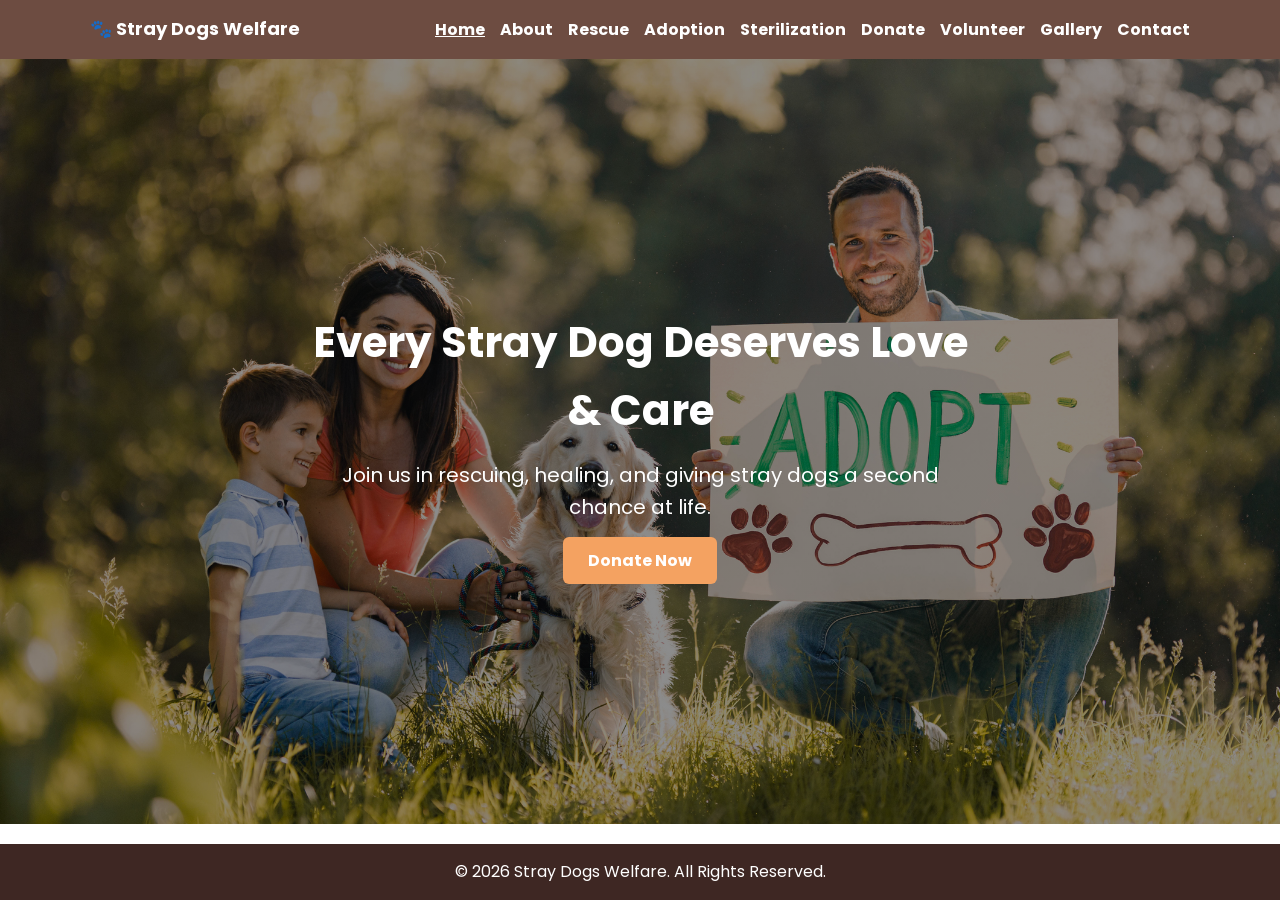
<file: index.html>
<!DOCTYPE html>
<html lang="en">
<head>
    <meta charset="UTF-8">
    <meta name="viewport" content="width=device-width, initial-scale=1.0">
    <title>Stray Dogs Welfare</title>
    <meta name="description" content="Stray Dogs Welfare is dedicated to rescuing, treating, and rehoming stray dogs with compassion and care.">
    <link href="https://fonts.googleapis.com/css2?family=Poppins:wght@300;400;600&display=swap" rel="stylesheet">
    <!-- CSS -->
    <link rel="stylesheet" href="css/style.css">
</head>
<body>

    <!-- HEADER / NAVBAR -->
    <header>
        <nav class="navbar">
            <div class="logo">🐾 Stray Dogs Welfare</div>
            <ul class="nav-links">
                <li><a href="index.html" class="active">Home</a></li>
                <li><a href="pages/about.html">About</a></li>
                <li><a href="pages/rescue.html">Rescue</a></li>
                <li><a href="pages/adoption.html">Adoption</a></li>
                <li><a href="pages/sterilization.html">Sterilization</a></li>
                <li><a href="pages/donate.html">Donate</a></li>
                <li><a href="pages/volunteer.html">Volunteer</a></li>
                <li><a href="pages/gallery.html">Gallery</a></li>
                <li><a href="pages/contact.html">Contact</a></li>
            </ul>
        </nav>
    </header>

    <!-- MAIN CONTENT -->
    <main>
<section class="hero hero-image">
    <div class="hero-content">
        <h1 class="fade-in">Every Stray Dog Deserves Love & Care</h1>
        <p class="fade-in delay">
            Join us in rescuing, healing, and giving stray dogs a second chance at life.
        </p>
        <a href="pages/donate.html" class="btn fade-in delay-more">Donate Now</a>
    </div>
</section>
    </main>

    <!-- FOOTER -->
    <footer>
        <p>© 2026 Stray Dogs Welfare. All Rights Reserved.</p>
    </footer>

    <!-- JS -->
    <script src="js/script.js"></script>
</body>
</html>
</file>
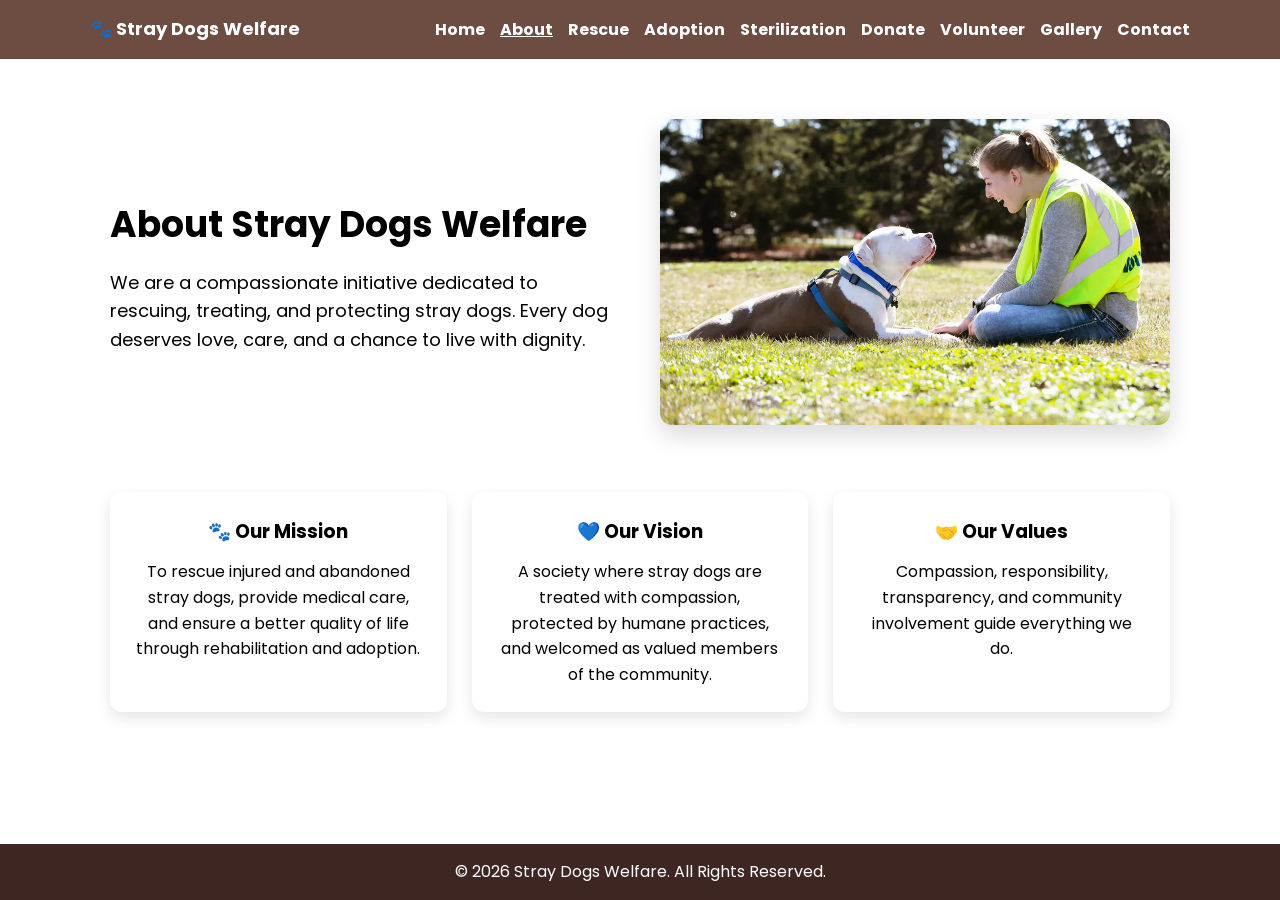
<file: pages/about.html>
<!DOCTYPE html>
<html lang="en">
<head>
    <meta charset="UTF-8">
    <meta name="viewport" content="width=device-width, initial-scale=1.0">
    <title>About Us | Stray Dogs Welfare</title>
    <meta name="description" content="Learn about Stray Dogs Welfare, our mission, vision, and commitment to protecting and caring for stray dogs.">

    <!-- CSS -->
    <link rel="stylesheet" href="../css/style.css">

    <!-- Google Font -->
    <link href="https://fonts.googleapis.com/css2?family=Poppins:wght@300;400;600&display=swap" rel="stylesheet">
</head>
<body>

    <!-- HEADER / NAVBAR -->
    <header>
        <nav class="navbar">
            <div class="logo">🐾 Stray Dogs Welfare</div>
            <ul class="nav-links">
                <li><a href="../index.html">Home</a></li>
                <li><a href="about.html" class="active">About</a></li>
                <li><a href="rescue.html">Rescue</a></li>
                <li><a href="adoption.html">Adoption</a></li>
                <li><a href="sterilization.html">Sterilization</a></li>
                <li><a href="donate.html">Donate</a></li>
                <li><a href="volunteer.html">Volunteer</a></li>
                <li><a href="gallery.html">Gallery</a></li>
                <li><a href="contact.html">Contact</a></li>
            </ul>
        </nav>
    </header>

    <!-- MAIN CONTENT -->
<main class="about-page">

    <section class="about-hero">
        <div class="about-text fade-in">
            <h1>About Stray Dogs Welfare</h1>
            <p>
                We are a compassionate initiative dedicated to rescuing, treating, and protecting stray dogs.
                Every dog deserves love, care, and a chance to live with dignity.
            </p>
        </div>

        <div class="about-image fade-in delay">
            <img src="../images/about-dog.jpg" alt="Rescued dog with volunteer">
        </div>
    </section>

    <section class="about-cards">
        <div class="card fade-in">
            <h3>🐾 Our Mission</h3>
            <p>
                To rescue injured and abandoned stray dogs, provide medical care, and ensure a better quality of life
                through rehabilitation and adoption.
            </p>
        </div>

        <div class="card fade-in delay">
            <h3>💙 Our Vision</h3>
            <p>
                A society where stray dogs are treated with compassion, protected by humane practices, and
                welcomed as valued members of the community.
            </p>
        </div>

        <div class="card fade-in delay-more">
            <h3>🤝 Our Values</h3>
            <p>
                Compassion, responsibility, transparency, and community involvement guide everything we do.
            </p>
        </div>
    </section>

</main>


    <!-- FOOTER -->
    <footer>
        <p>© 2026 Stray Dogs Welfare. All Rights Reserved.</p>
    </footer>

<script src="../js/script.js"></script>
</body>
</html>
</file>
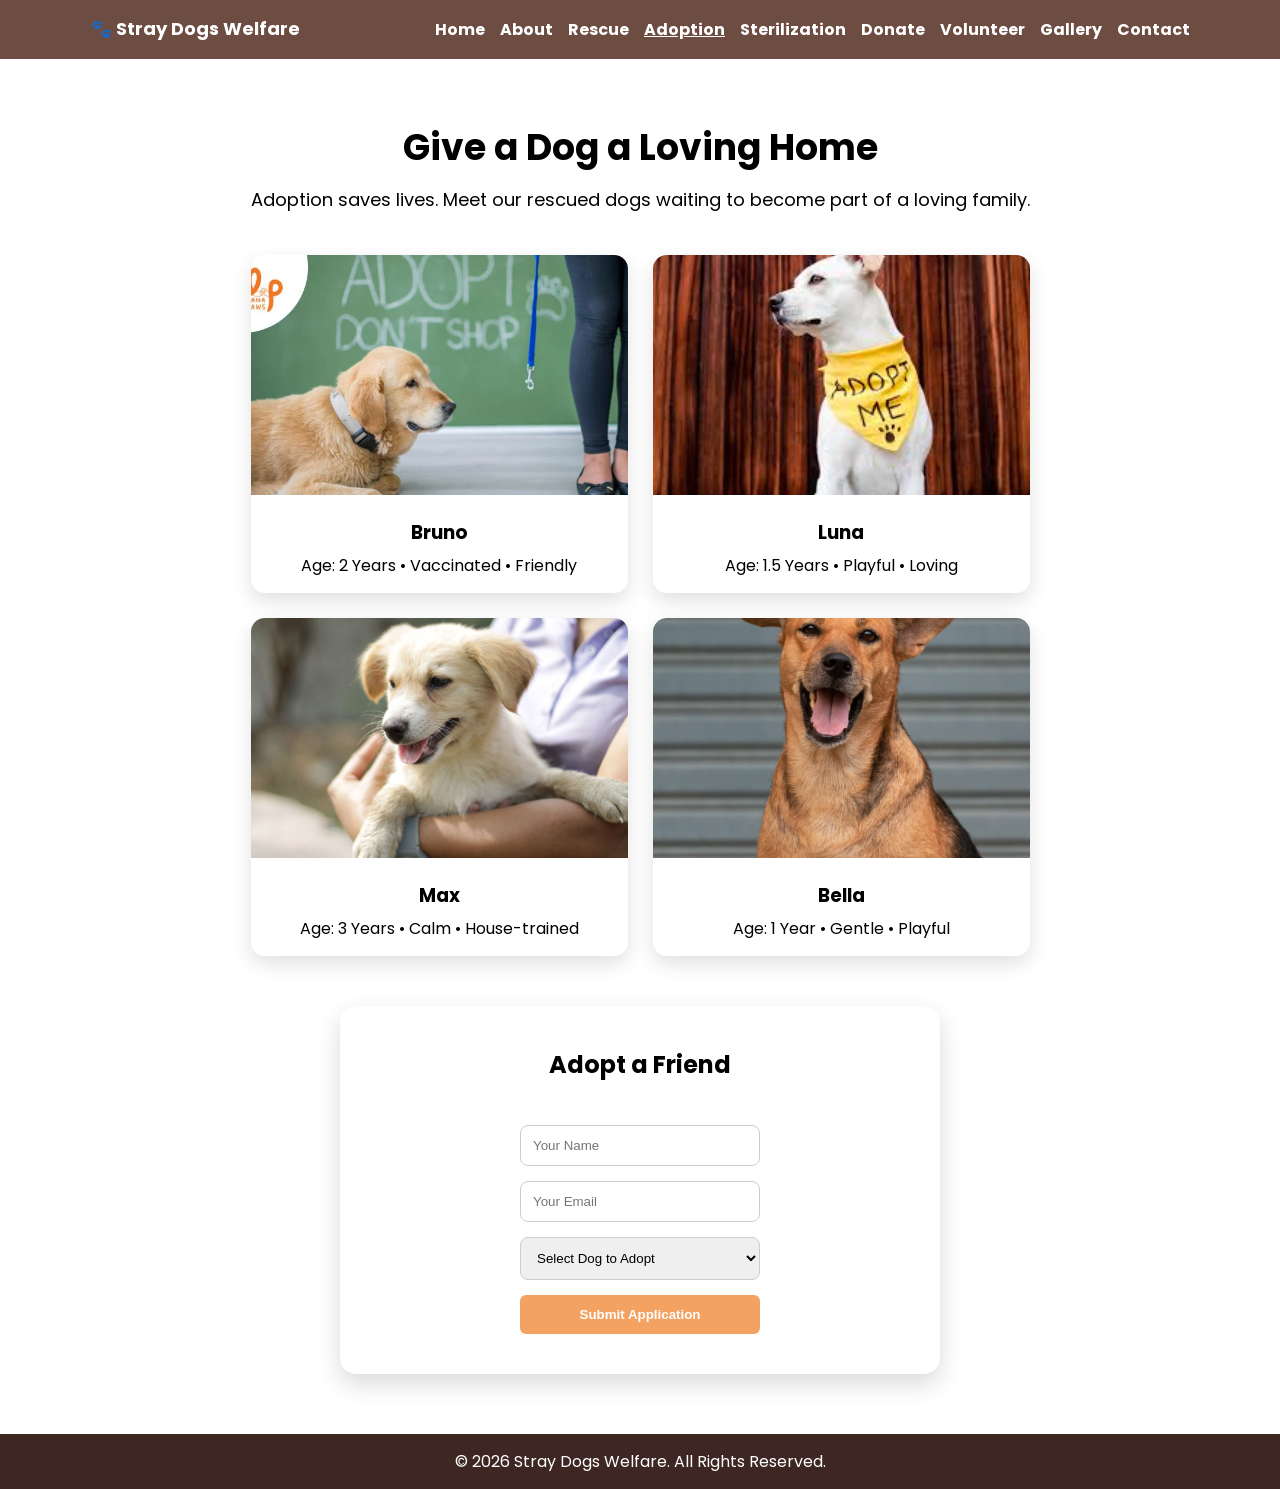
<file: pages/adoption.html>
<!DOCTYPE html>
<html lang="en">

<head>
    <meta charset="UTF-8">
    <meta name="viewport" content="width=device-width, initial-scale=1.0">
    <title>Adoption | Stray Dogs Welfare</title>
    <meta name="description"
        content="Adopt a stray dog and give them a loving home. Meet dogs waiting for adoption and start your adoption journey.">

    <link rel="stylesheet" href="../css/style.css">
    <link href="https://fonts.googleapis.com/css2?family=Poppins:wght@300;400;600&display=swap" rel="stylesheet">
</head>

<body>

    <header>
        <nav class="navbar">
            <div class="logo">🐾 Stray Dogs Welfare</div>
            <ul class="nav-links">
                <li><a href="../index.html">Home</a></li>
                <li><a href="about.html">About</a></li>
                <li><a href="rescue.html">Rescue</a></li>
                <li><a href="adoption.html" class="active">Adoption</a></li>
                <li><a href="sterilization.html">Sterilization</a></li>
                <li><a href="donate.html">Donate</a></li>
                <li><a href="volunteer.html">Volunteer</a></li>
                <li><a href="gallery.html">Gallery</a></li>
                <li><a href="contact.html">Contact</a></li>
            </ul>
        </nav>
    </header>

    <main class="adoption-page">

        <!-- HERO -->
        <section class="adoption-hero fade-in">
            <h1>Give a Dog a Loving Home</h1>
            <p>
                Adoption saves lives. Meet our rescued dogs waiting to become part of a loving family.
            </p>
        </section>

        <!-- DOG CARDS -->
        <section class="adoption-grid">

            <div class="dog-card fade-in">
                <img src="../images/adopt1.jpg" alt="Dog available for adoption">
                <h3>Bruno</h3>
                <p>Age: 2 Years • Vaccinated • Friendly</p>
            </div>

            <div class="dog-card fade-in delay">
                <img src="../images/adopt2.jpg" alt="Dog available for adoption">
                <h3>Luna</h3>
                <p>Age: 1.5 Years • Playful • Loving</p>
            </div>

            <div class="dog-card fade-in delay-more">
                <img src="../images/adopt3.jpg" alt="Dog available for adoption">
                <h3>Max</h3>
                <p>Age: 3 Years • Calm • House-trained</p>
            </div>
            <div class="dog-card fade-in delay-more">
                <img src="../images/adopt4.jpg" alt="Dog available for adoption">
                <h3>Bella</h3>
                <p>Age: 1 Year • Gentle • Playful</p>
            </div>


        </section>

        <!-- CTA -->
        <section class="adoption-cta fade-in delay-more"
            style="background: #fff; max-width: 600px; margin: auto; padding: 40px; border-radius: 16px; box-shadow: 0 10px 25px rgba(0,0,0,0.15);">
            <h2 style="text-align: center; margin-bottom: 25px;">Adopt a Friend</h2>
            <form id="adoptionForm" style="display: flex; flex-direction: column; gap: 15px;">
                <input type="text" name="applicant_name" placeholder="Your Name" required
                    style="padding: 12px; border: 1px solid #ccc; border-radius: 8px;">
                <input type="email" name="email" placeholder="Your Email" required
                    style="padding: 12px; border: 1px solid #ccc; border-radius: 8px;">
                <!-- Added a dropdown to select which dog they want -->
                <select name="dog_name" required style="padding: 12px; border: 1px solid #ccc; border-radius: 8px;">
                    <option value="" disabled selected>Select Dog to Adopt</option>
                    <option value="Bruno">Bruno</option>
                    <option value="Luna">Luna</option>
                    <option value="Max">Max</option>
                    <option value="Bella">Bella</option>
                    <option value="Other">Other / General Enquiry</option>
                </select>
                <button type="submit" class="btn" style="border: none; cursor: pointer;">Submit Application</button>
            </form>
        </section>

    </main>

    <footer>
        <p>© 2026 Stray Dogs Welfare. All Rights Reserved.</p>
    </footer>

<script src="../js/script.js"></script>
</body>

</html>
</file>
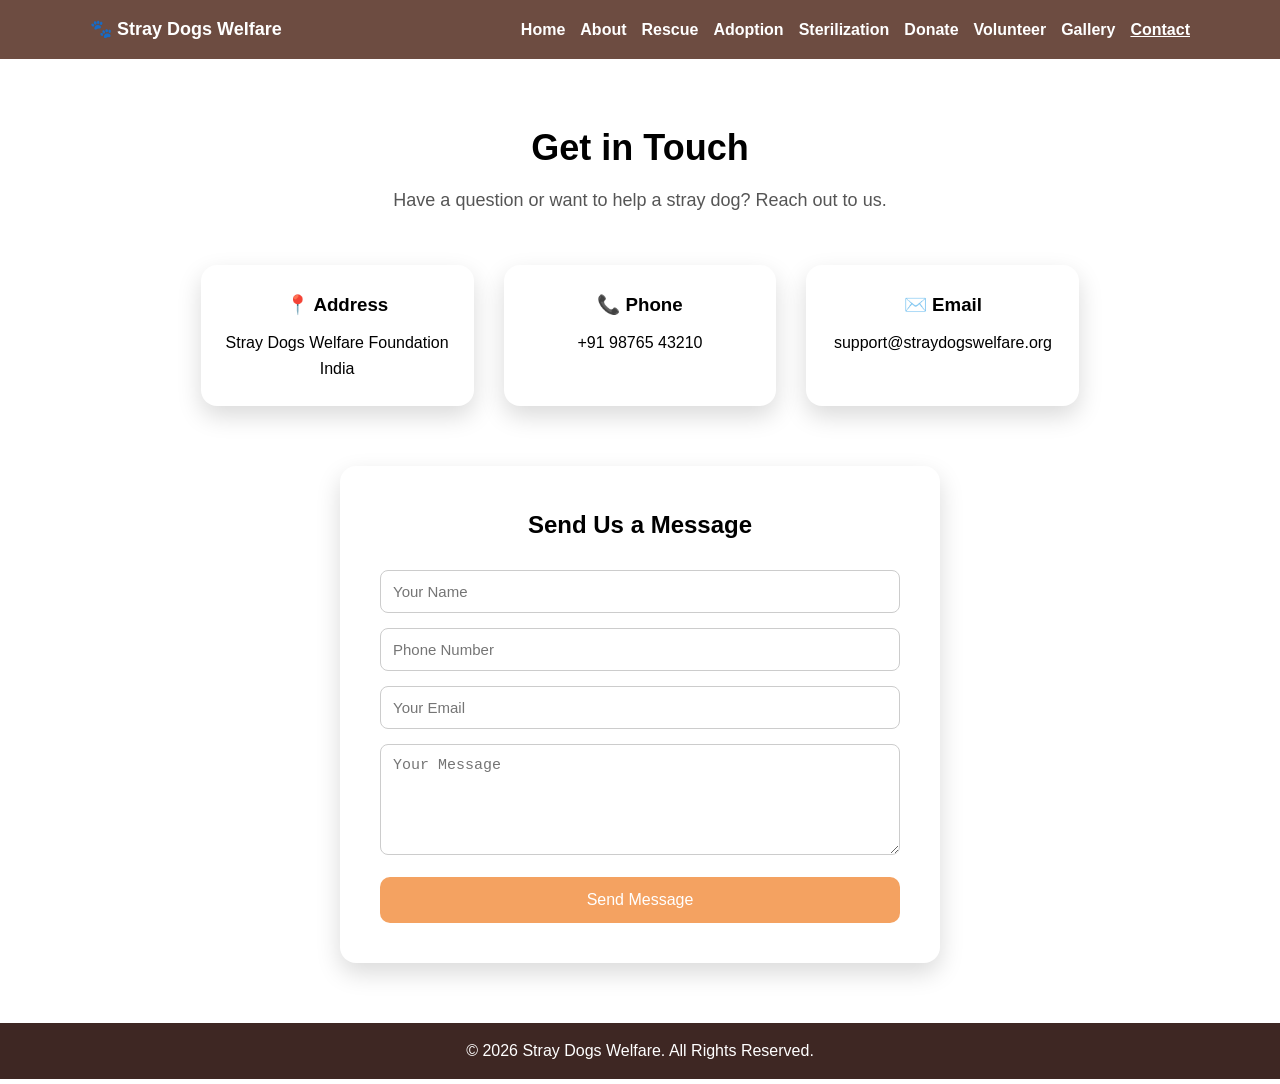
<file: pages/contact.html>
<!DOCTYPE html>
<html lang="en">

<head>
    <meta charset="UTF-8">
    <title>Contact | Stray Dogs Welfare</title>
    <meta name="viewport" content="width=device-width, initial-scale=1.0">

    <!-- Main CSS -->
    <link rel="stylesheet" href="../css/style.css">

    <!-- Contact Page CSS -->
    <style>
        .contact-page {
            max-width: 1100px;
            margin: auto;
            padding: 60px 20px;
        }

        .contact-hero {
            text-align: center;
            margin-bottom: 50px;
        }

        .contact-hero h1 {
            font-size: 36px;
            margin-bottom: 10px;
        }

        .contact-hero p {
            font-size: 18px;
            color: #555;
        }

        .contact-grid {
            display: grid;
            grid-template-columns: repeat(3, 1fr);
            gap: 30px;
            margin-bottom: 60px;
        }

        .contact-card {
            background: #fff;
            border-radius: 16px;
            padding: 25px;
            text-align: center;
            box-shadow: 0 10px 25px rgba(0, 0, 0, 0.15);
        }

        .contact-card h3 {
            margin-bottom: 10px;
        }

        .contact-form {
            max-width: 600px;
            margin: auto;
            background: #fff;
            padding: 40px;
            border-radius: 16px;
            box-shadow: 0 10px 25px rgba(0, 0, 0, 0.15);
        }

        .contact-form h2 {
            text-align: center;
            margin-bottom: 25px;
        }

        .contact-form input,
        .contact-form textarea {
            width: 100%;
            padding: 12px;
            margin-bottom: 15px;
            border-radius: 8px;
            border: 1px solid #ccc;
            font-size: 15px;
        }

        .contact-form button {
            width: 100%;
            padding: 14px;
            border: none;
            border-radius: 10px;
            background-color: #f4a261;
            color: #fff;
            font-size: 16px;
            cursor: pointer;
        }

        .contact-form button:hover {
            background-color: #e76f51;
        }

        @media (max-width: 768px) {
            .contact-grid {
                grid-template-columns: 1fr;
            }
        }
    </style>
</head>

<body>

    <!-- HEADER -->
    <header>
        <nav class="navbar">
            <div class="logo">🐾 Stray Dogs Welfare</div>
            <ul class="nav-links">
                <li><a href="../index.html">Home</a></li>
                <li><a href="about.html">About</a></li>
                <li><a href="rescue.html">Rescue</a></li>
                <li><a href="adoption.html">Adoption</a></li>
                <li><a href="sterilization.html">Sterilization</a></li>
                <li><a href="donate.html">Donate</a></li>
                <li><a href="volunteer.html">Volunteer</a></li>
                <li><a href="gallery.html">Gallery</a></li>
                <li><a href="contact.html" class="active">Contact</a></li>
            </ul>
        </nav>
    </header>

    <!-- MAIN -->
    <main class="contact-page">

        <!-- HERO -->
        <section class="contact-hero">
            <h1>Get in Touch</h1>
            <p>Have a question or want to help a stray dog? Reach out to us.</p>
        </section>

        <!-- CONTACT INFO -->
        <section class="contact-grid">
            <div class="contact-card">
                <h3>📍 Address</h3>
                <p>Stray Dogs Welfare Foundation<br>India</p>
            </div>

            <div class="contact-card">
                <h3>📞 Phone</h3>
                <p>+91 98765 43210</p>
            </div>

            <div class="contact-card">
                <h3>✉️ Email</h3>
                <p>support@straydogswelfare.org</p>
            </div>
        </section>

        <!-- CONTACT FORM -->
        <section class="contact-form">
            <h2>Send Us a Message</h2>
            <form id="contactForm">
                <input type="text" id="name" name="name" placeholder="Your Name" required pattern="[A-Za-z\s]+"
                    title="Name should contain only alphabets">

                <input type="tel" id="phone" name="phone" placeholder="Phone Number" required maxlength="10"
                    pattern="[0-9]{10}" title="Phone number must be exactly 10 digits">

                <input type="email" id="email" name="email" placeholder="Your Email" required>

                <textarea id="message" name="message" rows="5" placeholder="Your Message" required></textarea>

                <button type="submit">Send Message</button>
            </form>
        </section>

    </main>

    <!-- FOOTER -->
    <footer>
        <p>© 2026 Stray Dogs Welfare. All Rights Reserved.</p>
    </footer>
    <script src="../js/script.js"></script>
</body>

</html>
</file>
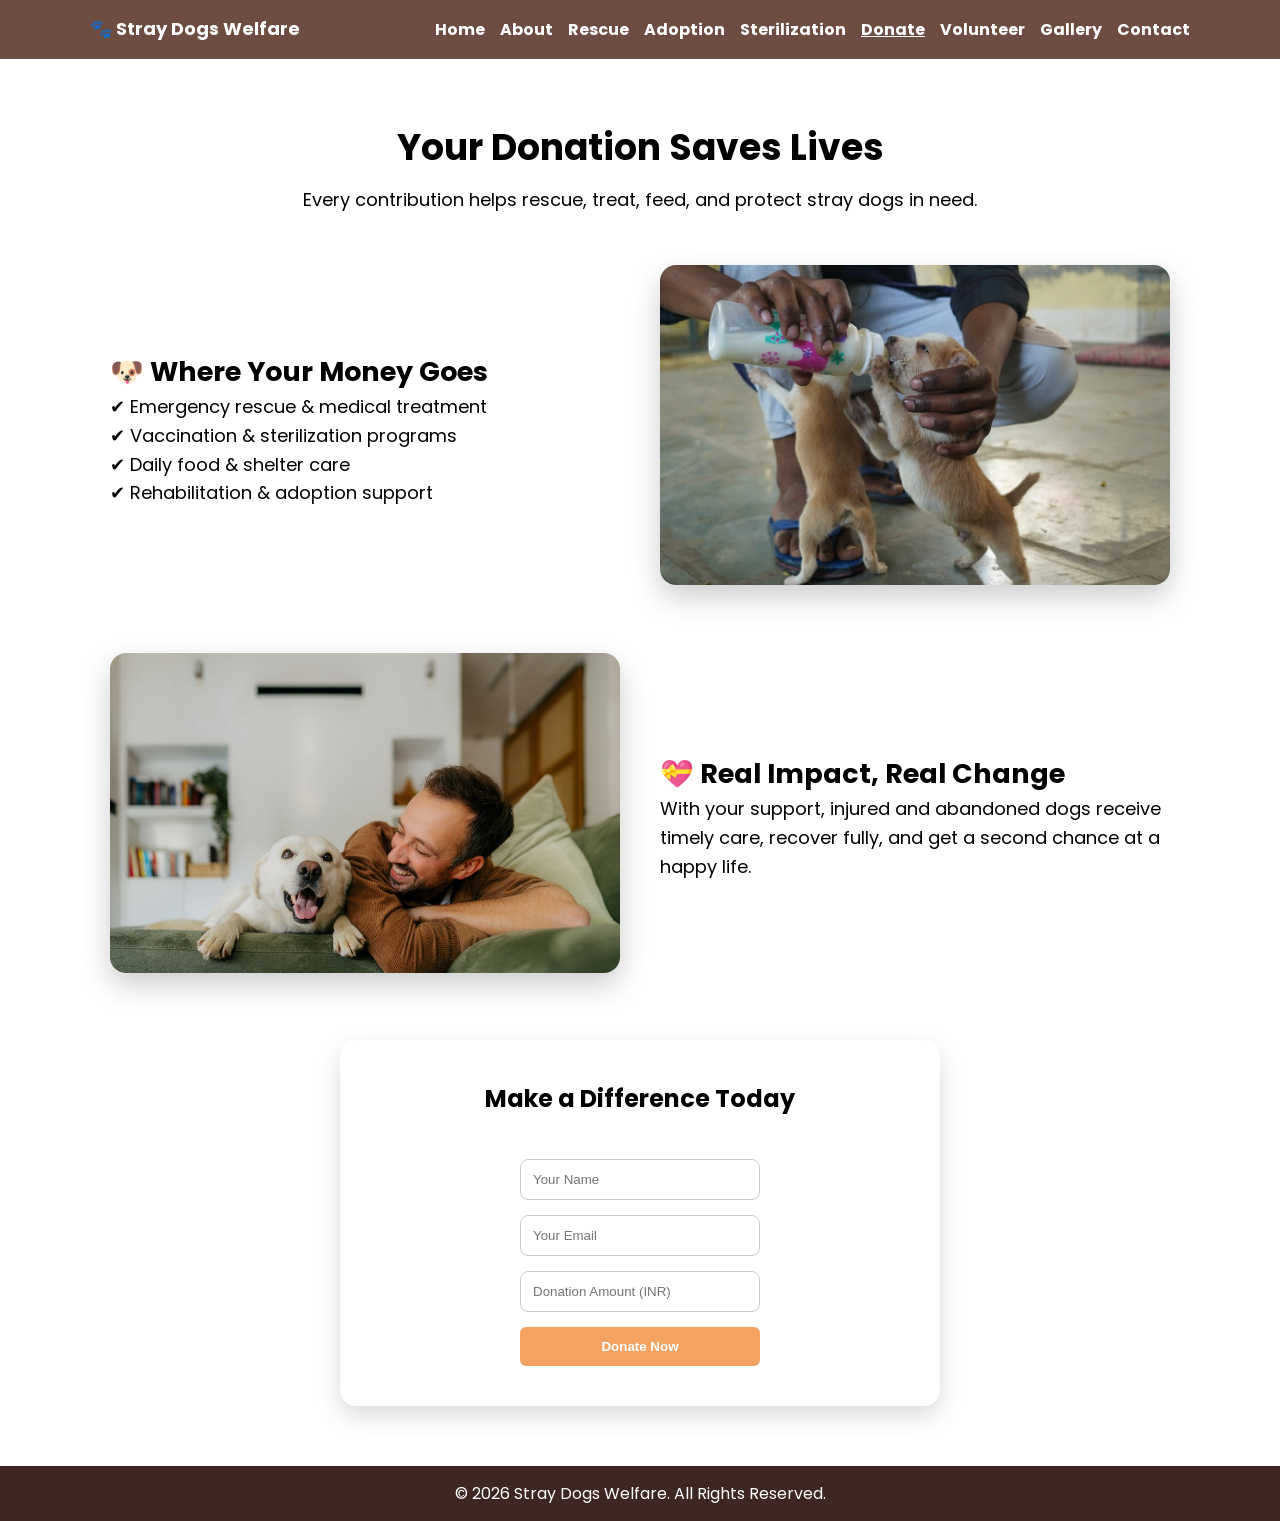
<file: pages/donate.html>
<!DOCTYPE html>
<html lang="en">

<head>
    <meta charset="UTF-8">
    <meta name="viewport" content="width=device-width, initial-scale=1.0">
    <title>Donate | Stray Dogs Welfare</title>
    <meta name="description"
        content="Support stray dogs by donating for rescue, treatment, food, and care. Your contribution saves lives.">

    <link rel="stylesheet" href="../css/style.css">
    <link href="https://fonts.googleapis.com/css2?family=Poppins:wght@300;400;600&display=swap" rel="stylesheet">
</head>

<body>

    <header>
        <nav class="navbar">
            <div class="logo">🐾 Stray Dogs Welfare</div>
            <ul class="nav-links">
                <li><a href="../index.html">Home</a></li>
                <li><a href="about.html">About</a></li>
                <li><a href="rescue.html">Rescue</a></li>
                <li><a href="adoption.html">Adoption</a></li>
                <li><a href="sterilization.html">Sterilization</a></li>
                <li><a href="donate.html" class="active">Donate</a></li>
                <li><a href="volunteer.html">Volunteer</a></li>
                <li><a href="gallery.html">Gallery</a></li>
                <li><a href="contact.html">Contact</a></li>
            </ul>
        </nav>
    </header>

    <main class="donate-page">

        <!-- HERO -->
        <section class="donate-hero fade-in">
            <h1>Your Donation Saves Lives</h1>
            <p>
                Every contribution helps rescue, treat, feed, and protect stray dogs in need.
            </p>
        </section>

        <!-- IMPACT SECTION -->
        <section class="donate-impact">

            <div class="donate-block fade-in">
                <div class="donate-text">
                    <h2>🐶 Where Your Money Goes</h2>
                    <p>✔ Emergency rescue & medical treatment</p>
                    <p>✔ Vaccination & sterilization programs</p>
                    <p>✔ Daily food & shelter care</p>
                    <p>✔ Rehabilitation & adoption support</p>
                </div>
                <div class="donate-image">
                    <img src="../images/donate1.jpg" alt="Donations helping stray dogs">
                </div>
            </div>

            <div class="donate-block reverse fade-in delay">
                <div class="donate-text">
                    <h2>💝 Real Impact, Real Change</h2>
                    <p>
                        With your support, injured and abandoned dogs receive timely care,
                        recover fully, and get a second chance at a happy life.
                    </p>
                </div>
                <div class="donate-image">
                    <img src="../images/donate2.jpg" alt="Happy recovered stray dogs">
                </div>
            </div>

        </section>

        <!-- CTA -->
        <section class="donate-cta fade-in delay-more"
            style="background: #fff; max-width: 600px; margin: auto; padding: 40px; border-radius: 16px; box-shadow: 0 10px 25px rgba(0,0,0,0.15);">
            <h2 style="text-align: center; margin-bottom: 25px;">Make a Difference Today</h2>
            <form id="donateForm" style="display: flex; flex-direction: column; gap: 15px;">
                <input type="text" name="name" placeholder="Your Name" required
                    style="padding: 12px; border: 1px solid #ccc; border-radius: 8px;">
                <input type="email" name="email" placeholder="Your Email" required
                    style="padding: 12px; border: 1px solid #ccc; border-radius: 8px;">
                <input type="number" name="amount" placeholder="Donation Amount (INR)" required
                    style="padding: 12px; border: 1px solid #ccc; border-radius: 8px;">
                <button type="submit" class="btn" style="border: none; cursor: pointer;">Donate Now</button>
            </form>
        </section>

    </main>

    <footer>
        <p>© 2026 Stray Dogs Welfare. All Rights Reserved.</p>
    </footer>

    <script src="../js/script.js"></script>
</body>

</html>
</file>
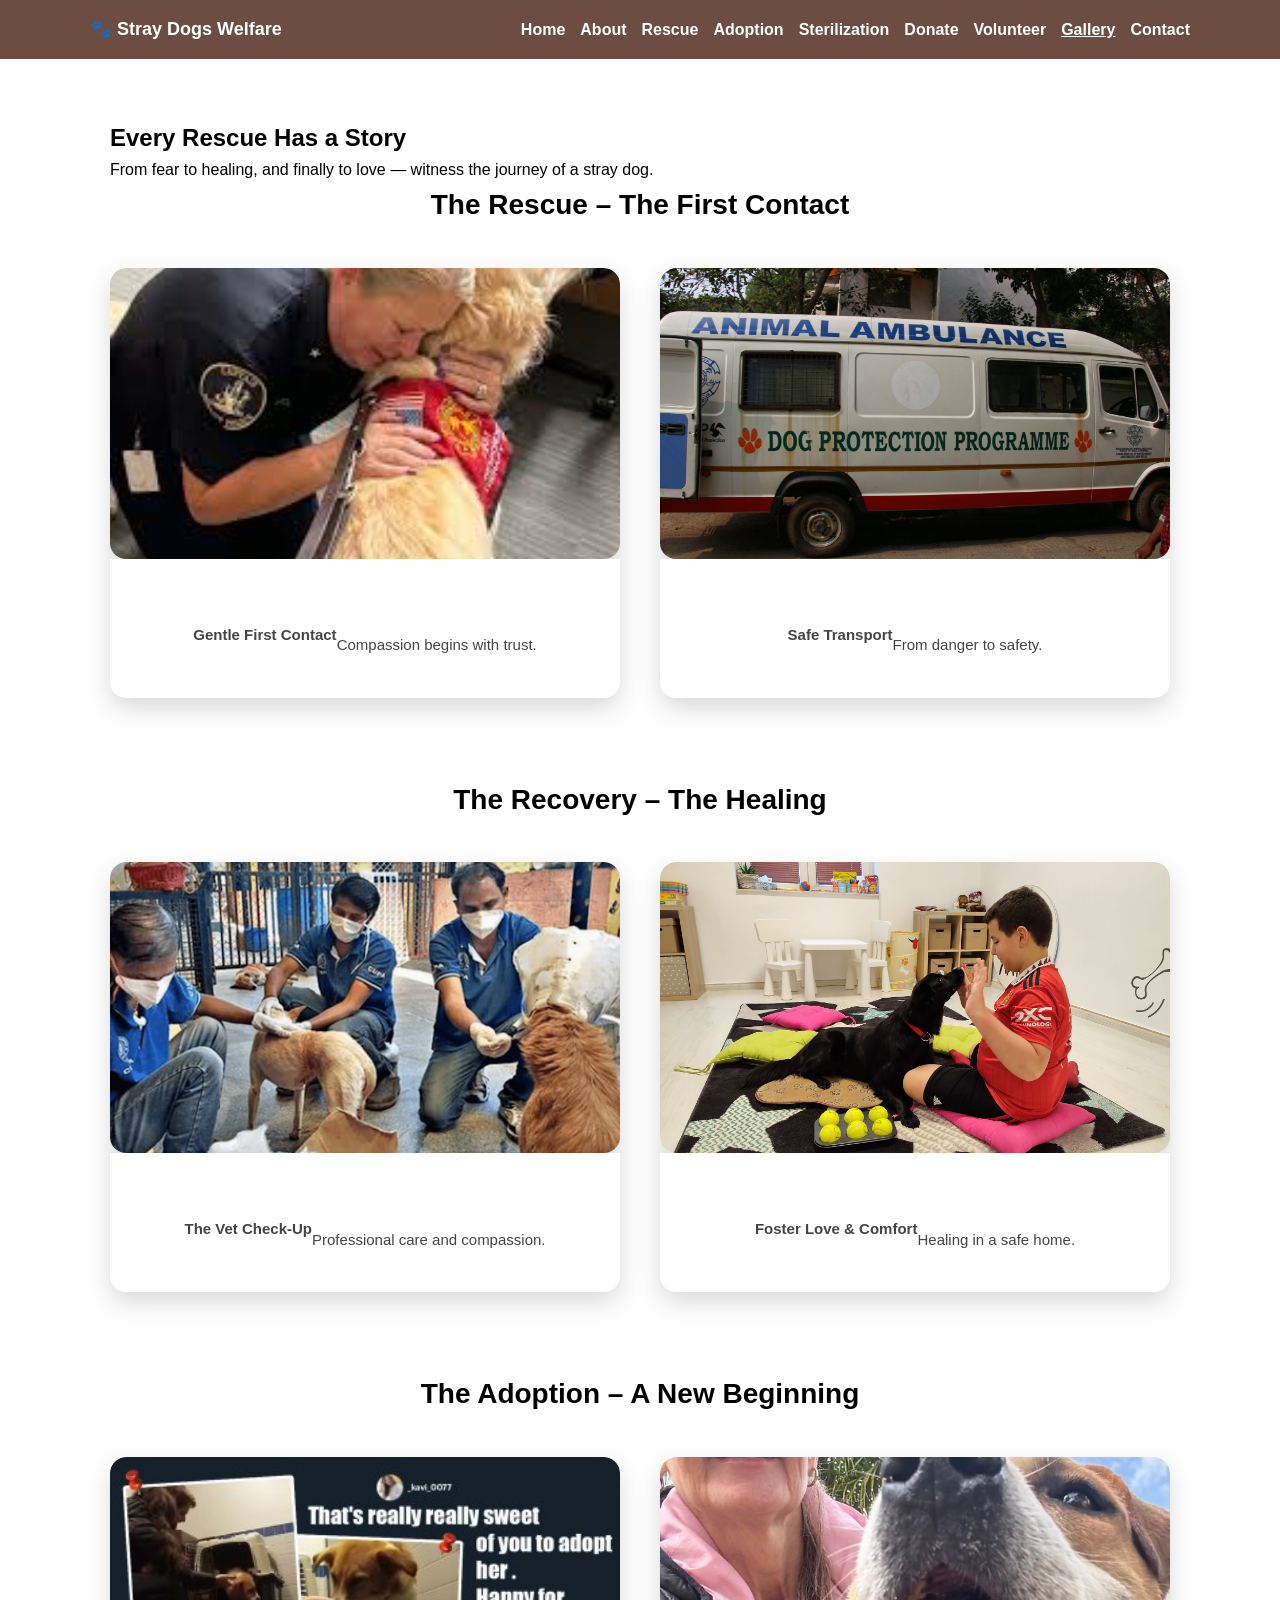
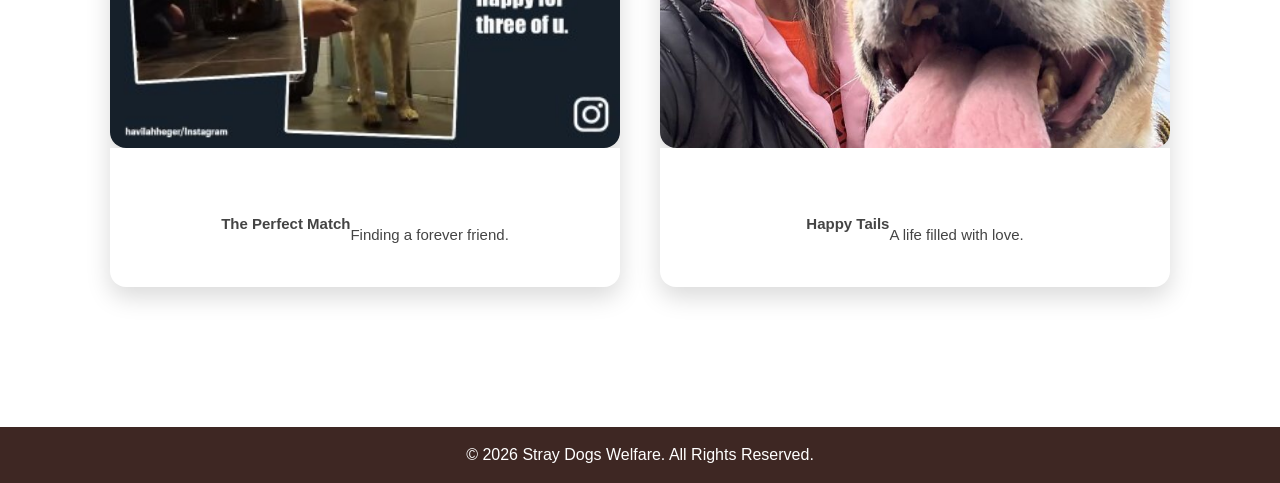
<file: pages/gallery.html>
<!DOCTYPE html>
<html lang="en">
<head>
    <meta charset="UTF-8">
    <title>Gallery | Stray Dogs Welfare</title>
    <meta name="viewport" content="width=device-width, initial-scale=1.0">

    <!-- MAIN SITE CSS -->
    <link rel="stylesheet" href="../css/style.css">

    <!-- INLINE GALLERY FIX (TEMPORARY BUT SAFE) -->
    <style>
        .gallery-page {
            max-width: 1100px;
            margin: auto;
            padding: 60px 20px;
        }

        .gallery-section {
            margin-bottom: 80px;
        }

        .gallery-section h2 {
            text-align: center;
            font-size: 28px;
            margin-bottom: 40px;
        }

        .gallery-row {
            display: grid;
            grid-template-columns: repeat(2, 1fr);
            gap: 40px;
        }

        .gallery-item {
            background: #fff;
            border-radius: 16px;
            overflow: hidden;
            box-shadow: 0 10px 25px rgba(0,0,0,0.15);
            height: 430px;
            display: flex;
            flex-direction: column;
        }

        .gallery-image {
            height: 300px;
            overflow: hidden;
        }

        .gallery-image img {
            width: 100%;
            height: 100%;
            object-fit: cover;
            display: block;
        }

        .caption {
            height: 130px;
            padding: 15px;
            text-align: center;
            font-size: 15px;
            line-height: 1.4;
            display: flex;
            align-items: center;
            justify-content: center;
        }

        @media (max-width: 768px) {
            .gallery-row {
                grid-template-columns: 1fr;
            }
        }
    </style>
</head>

<body>

<!-- ✅ HEADER / NAVBAR (RESTORED) -->
<header>
    <nav class="navbar">
        <div class="logo">🐾 Stray Dogs Welfare</div>
        <ul class="nav-links">
            <li><a href="../index.html">Home</a></li>
            <li><a href="about.html">About</a></li>
            <li><a href="rescue.html">Rescue</a></li>
            <li><a href="adoption.html">Adoption</a></li>
            <li><a href="sterilization.html">Sterilization</a></li>
            <li><a href="donate.html">Donate</a></li>
            <li><a href="volunteer.html">Volunteer</a></li>
            <li><a href="gallery.html" class="active">Gallery</a></li>
            <li><a href="contact.html">Contact</a></li>
        </ul>
    </nav>
</header>

<!-- ✅ MAIN CONTENT -->
<main class="gallery-page">

    <section class="gallery-hero">
        <h1>Every Rescue Has a Story</h1>
        <p>From fear to healing, and finally to love — witness the journey of a stray dog.</p>
    </section>

    <section class="gallery-section">
        <h2>The Rescue – The First Contact</h2>
        <div class="gallery-row">
            <div class="gallery-item">
                <div class="gallery-image">
                    <img src="../images/gallery1.jpg" alt="Gentle first contact">
                </div>
                <p class="caption"><strong>Gentle First Contact</strong><br>Compassion begins with trust.</p>
            </div>
            <div class="gallery-item">
                <div class="gallery-image">
                    <img src="../images/gallery2.jpg" alt="Safe transport">
                </div>
                <p class="caption"><strong>Safe Transport</strong><br>From danger to safety.</p>
            </div>
        </div>
    </section>

    <section class="gallery-section">
        <h2>The Recovery – The Healing</h2>
        <div class="gallery-row">
            <div class="gallery-item">
                <div class="gallery-image">
                    <img src="../images/gallery3.jpg" alt="Vet check-up">
                </div>
                <p class="caption"><strong>The Vet Check-Up</strong><br>Professional care and compassion.</p>
            </div>
            <div class="gallery-item">
                <div class="gallery-image">
                    <img src="../images/gallery4.jpg" alt="Foster love">
                </div>
                <p class="caption"><strong>Foster Love & Comfort</strong><br>Healing in a safe home.</p>
            </div>
        </div>
    </section>

    <section class="gallery-section">
        <h2>The Adoption – A New Beginning</h2>
        <div class="gallery-row">
            <div class="gallery-item">
                <div class="gallery-image">
                    <img src="../images/gallery5.jpg" alt="Perfect match">
                </div>
                <p class="caption"><strong>The Perfect Match</strong><br>Finding a forever friend.</p>
            </div>
            <div class="gallery-item">
                <div class="gallery-image">
                    <img src="../images/gallery6.jpg" alt="Happy tails">
                </div>
                <p class="caption"><strong>Happy Tails</strong><br>A life filled with love.</p>
            </div>
        </div>
    </section>

</main>

<!-- ✅ FOOTER (RESTORED) -->
<footer>
    <p>© 2026 Stray Dogs Welfare. All Rights Reserved.</p>
</footer>

<script src="../js/script.js"></script>
</body>
</html>
</file>
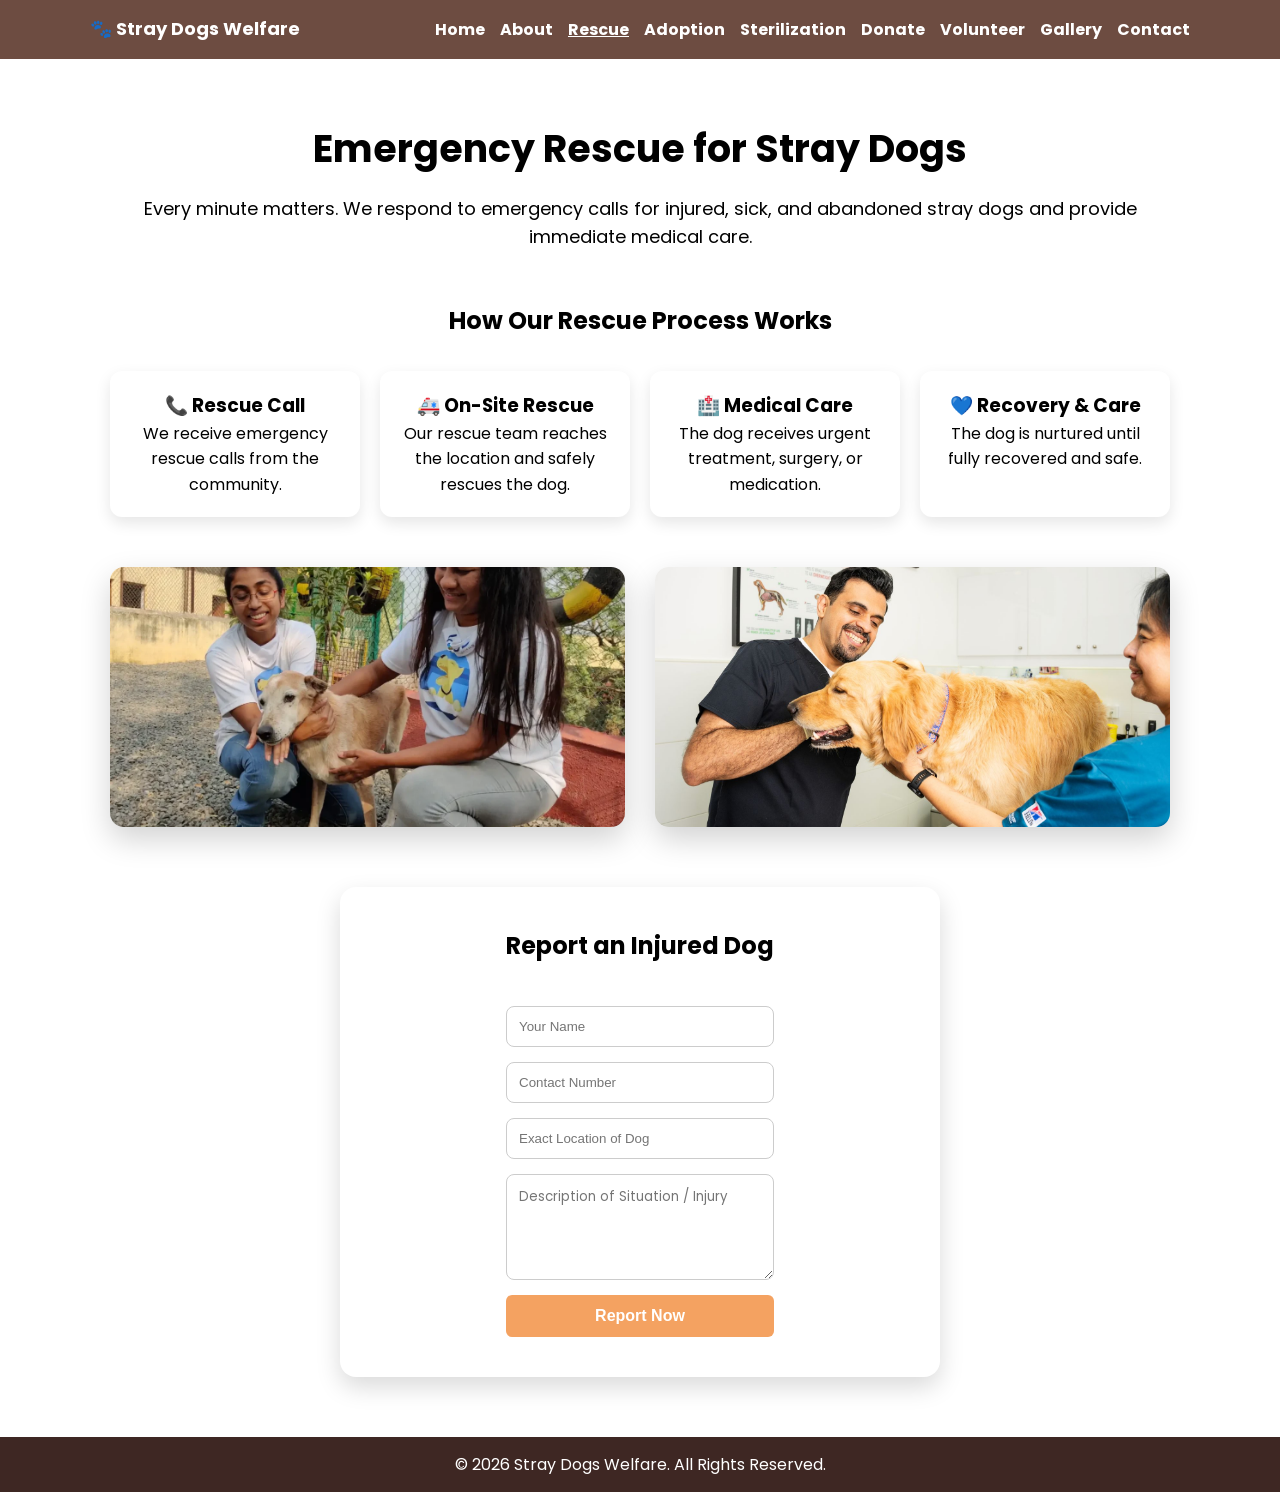
<file: pages/rescue.html>
<!DOCTYPE html>
<html lang="en">

<head>
    <meta charset="UTF-8">
    <meta name="viewport" content="width=device-width, initial-scale=1.0">
    <title>Rescue & Emergency Care | Stray Dogs Welfare</title>
    <meta name="description"
        content="Emergency rescue and medical care for injured and abandoned stray dogs. Report a rescue and help save a life.">

    <link rel="stylesheet" href="../css/style.css">
    <link href="https://fonts.googleapis.com/css2?family=Poppins:wght@300;400;600&display=swap" rel="stylesheet">
</head>

<body>

    <header>
        <nav class="navbar">
            <div class="logo">🐾 Stray Dogs Welfare</div>
            <ul class="nav-links">
                <li><a href="../index.html">Home</a></li>
                <li><a href="about.html">About</a></li>
                <li><a href="rescue.html" class="active">Rescue</a></li>
                <li><a href="adoption.html">Adoption</a></li>
                <li><a href="sterilization.html">Sterilization</a></li>
                <li><a href="donate.html">Donate</a></li>
                <li><a href="volunteer.html">Volunteer</a></li>
                <li><a href="gallery.html">Gallery</a></li>
                <li><a href="contact.html">Contact</a></li>
            </ul>
        </nav>
    </header>

    <main class="rescue-page">

        <!-- HERO -->
        <section class="rescue-hero fade-in">
            <h1>Emergency Rescue for Stray Dogs</h1>
            <p>
                Every minute matters. We respond to emergency calls for injured, sick, and abandoned stray dogs
                and provide immediate medical care.
            </p>
        </section>

        <!-- RESCUE PROCESS -->
        <section class="rescue-steps">
            <h2 class="fade-in">How Our Rescue Process Works</h2>

            <div class="steps-grid">
                <div class="step-card fade-in">
                    <h3>📞 Rescue Call</h3>
                    <p>We receive emergency rescue calls from the community.</p>
                </div>

                <div class="step-card fade-in delay">
                    <h3>🚑 On-Site Rescue</h3>
                    <p>Our rescue team reaches the location and safely rescues the dog.</p>
                </div>

                <div class="step-card fade-in delay-more">
                    <h3>🏥 Medical Care</h3>
                    <p>The dog receives urgent treatment, surgery, or medication.</p>
                </div>

                <div class="step-card fade-in delay-more">
                    <h3>💙 Recovery & Care</h3>
                    <p>The dog is nurtured until fully recovered and safe.</p>
                </div>
            </div>
        </section>

        <!-- RESCUE IMAGES -->
        <section class="rescue-gallery">
            <img src="../images/rescue1.jpg" alt="Stray dog rescue in progress" class="fade-in">
            <img src="../images/rescue2.jpg" alt="Rescued dog recovering" class="fade-in delay">
        </section>

        <!-- CTA -->
        <section class="rescue-cta fade-in delay-more"
            style="background: #fff; max-width: 600px; margin: auto; padding: 40px; border-radius: 16px; box-shadow: 0 10px 25px rgba(0,0,0,0.15);">
            <h2 style="text-align: center; margin-bottom: 25px;">Report an Injured Dog</h2>
            <form id="rescueForm" style="display: flex; flex-direction: column; gap: 15px;">
                <input type="text" name="reporter_name" placeholder="Your Name" required
                    style="padding: 12px; border: 1px solid #ccc; border-radius: 8px;">
                <input type="tel" name="contact_number" placeholder="Contact Number" required
                    style="padding: 12px; border: 1px solid #ccc; border-radius: 8px;">
                <input type="text" name="location" placeholder="Exact Location of Dog" required
                    style="padding: 12px; border: 1px solid #ccc; border-radius: 8px;">
                <textarea name="description" rows="4" placeholder="Description of Situation / Injury"
                    style="padding: 12px; border: 1px solid #ccc; border-radius: 8px; font-family: inherit;"></textarea>
                <button type="submit" class="btn" style="border: none; cursor: pointer;">Report Now</button>
            </form>
        </section>

    </main>

    <footer>
        <p>© 2026 Stray Dogs Welfare. All Rights Reserved.</p>
    </footer>

<script src="../js/script.js"></script>
</body>

</html>
</file>
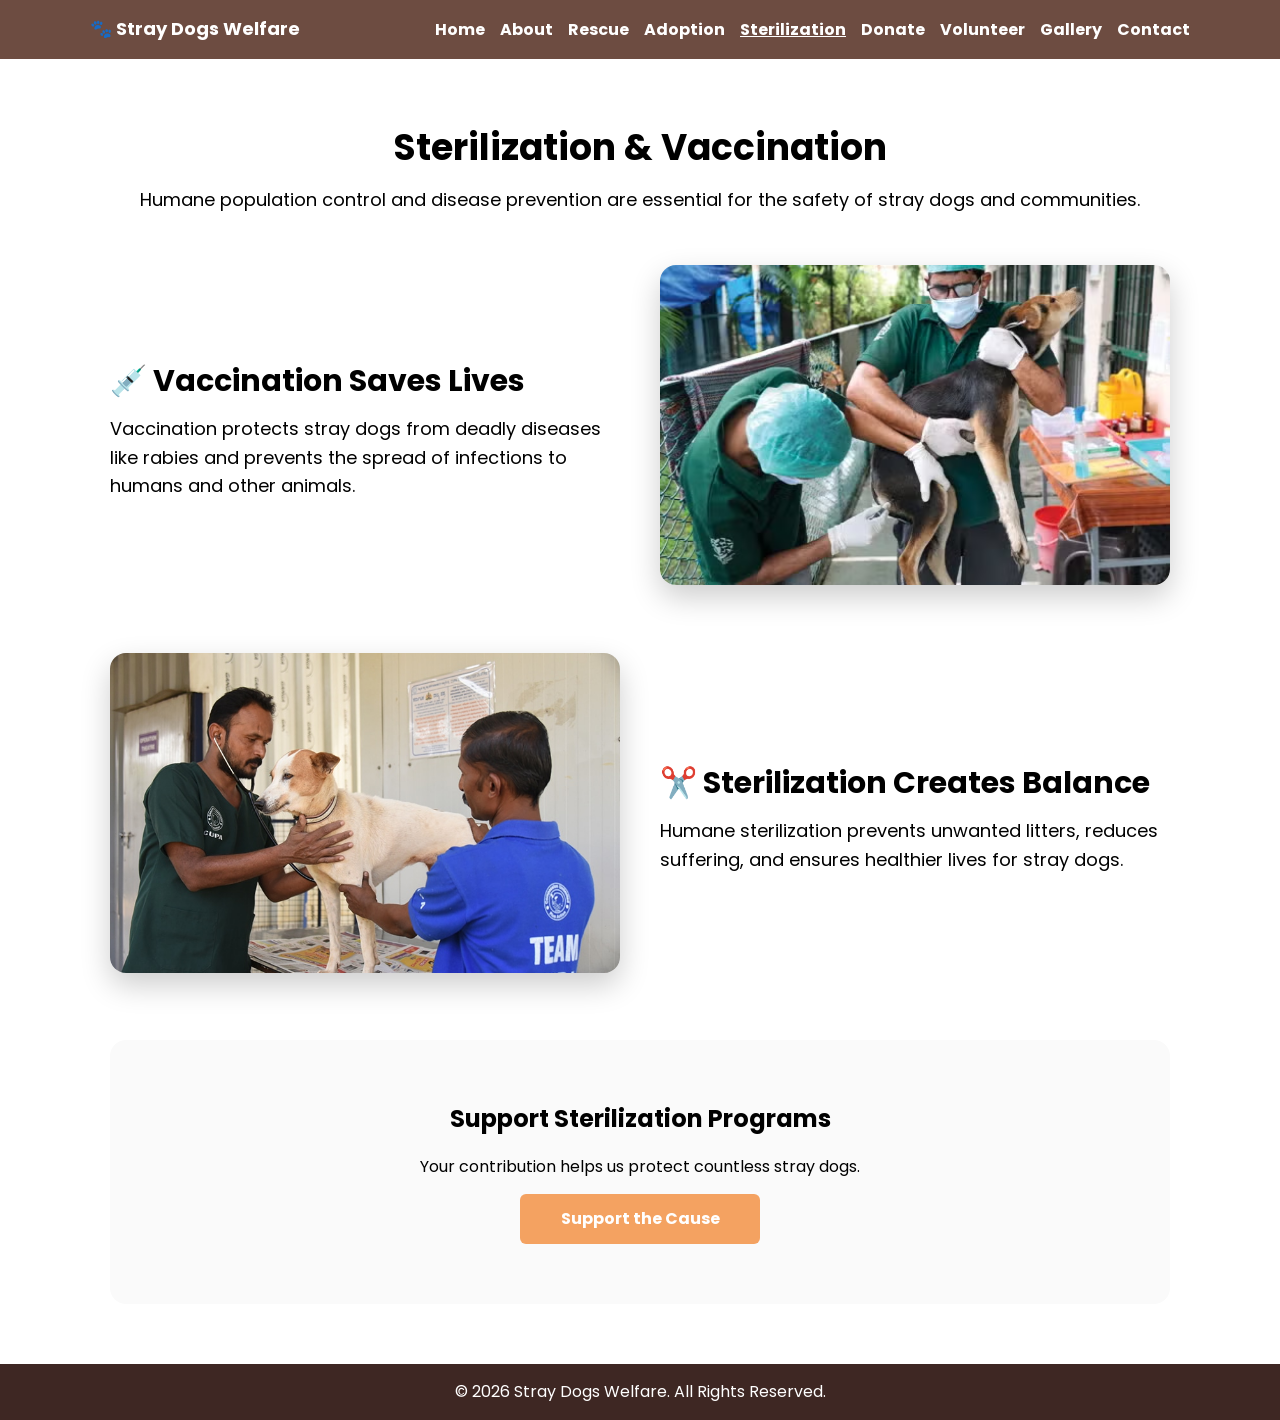
<file: pages/sterilization.html>
<!DOCTYPE html>
<html lang="en">
<head>
    <meta charset="UTF-8">
    <meta name="viewport" content="width=device-width, initial-scale=1.0">
    <title>Sterilization & Vaccination | Stray Dogs Welfare</title>
    <meta name="description" content="Learn why sterilization and vaccination are essential for stray dog welfare and community safety.">

    <link rel="stylesheet" href="../css/style.css">
    <link href="https://fonts.googleapis.com/css2?family=Poppins:wght@300;400;600&display=swap" rel="stylesheet">
</head>
<body>

<header>
    <nav class="navbar">
        <div class="logo">🐾 Stray Dogs Welfare</div>
        <ul class="nav-links">
            <li><a href="../index.html">Home</a></li>
            <li><a href="about.html">About</a></li>
            <li><a href="rescue.html">Rescue</a></li>
            <li><a href="adoption.html">Adoption</a></li>
            <li><a href="sterilization.html" class="active">Sterilization</a></li>
            <li><a href="donate.html">Donate</a></li>
            <li><a href="volunteer.html">Volunteer</a></li>
            <li><a href="gallery.html">Gallery</a></li>
            <li><a href="contact.html">Contact</a></li>
        </ul>
    </nav>
</header>

<main class="sterilization-page">

    <!-- HERO -->
    <section class="sterilization-hero fade-in">
        <h1>Sterilization & Vaccination</h1>
        <p>
            Humane population control and disease prevention are essential for the safety of stray dogs and communities.
        </p>
    </section>

    <!-- INFO CARDS -->
<section class="sterilization-content">

    <div class="sterilization-block fade-in">
        <div class="sterilization-text">
            <h2>💉 Vaccination Saves Lives</h2>
            <p>
                Vaccination protects stray dogs from deadly diseases like rabies and prevents the spread of infections
                to humans and other animals.
            </p>
        </div>
        <div class="sterilization-image">
            <img src="../images/sterilize1.jpg" alt="Stray dog vaccination">
        </div>
    </div>

    <div class="sterilization-block reverse fade-in delay">
        <div class="sterilization-text">
            <h2>✂️ Sterilization Creates Balance</h2>
            <p>
                Humane sterilization prevents unwanted litters, reduces suffering, and ensures healthier lives
                for stray dogs.
            </p>
        </div>
        <div class="sterilization-image">
            <img src="../images/sterilize2.jpg" alt="Healthy sterilized stray dogs">
        </div>
    </div>

</section>


    <!-- CTA -->
    <section class="sterilization-cta fade-in delay-more">
        <h2>Support Sterilization Programs</h2>
        <p>Your contribution helps us protect countless stray dogs.</p>
        <a href="donate.html" class="btn">Support the Cause</a>
    </section>

</main>

<footer>
    <p>© 2026 Stray Dogs Welfare. All Rights Reserved.</p>
</footer>

<script src="../js/script.js"></script>
</body>
</html>
</file>
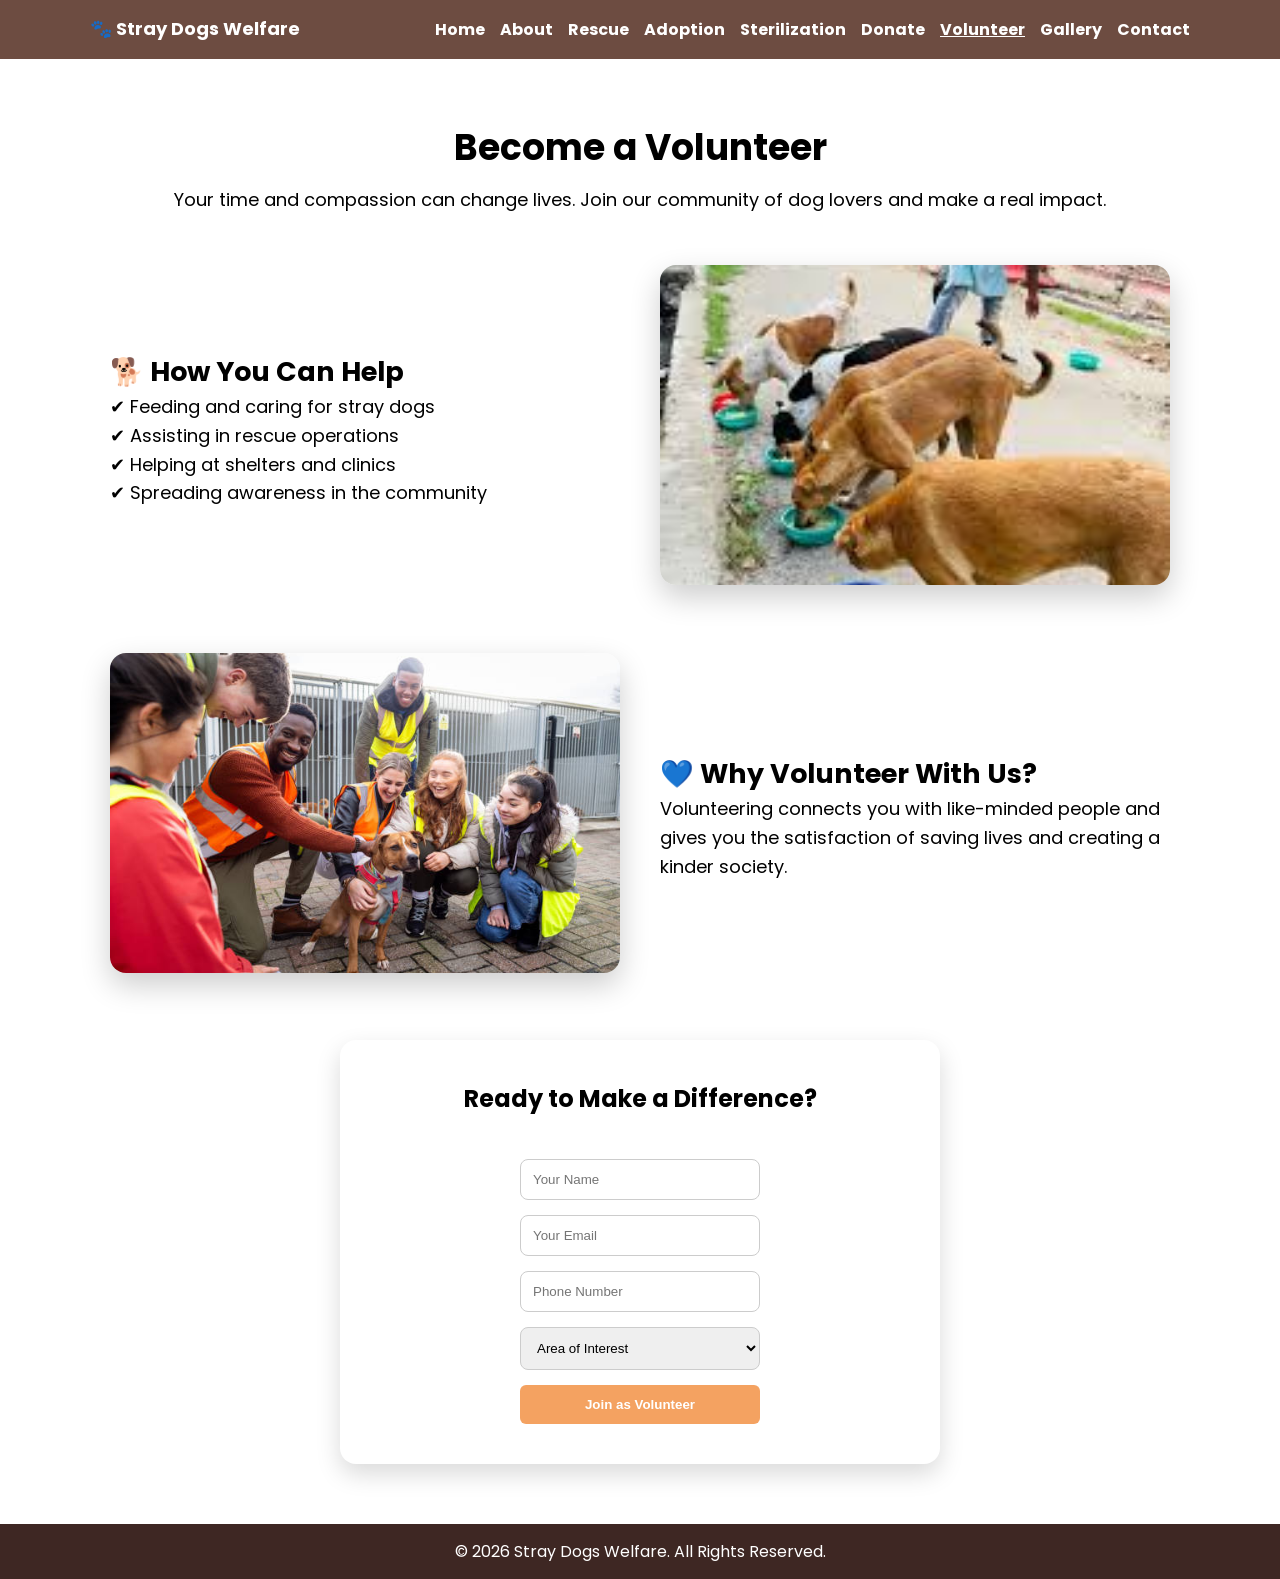
<file: pages/volunteer.html>
<!DOCTYPE html>
<html lang="en">

<head>
    <meta charset="UTF-8">
    <meta name="viewport" content="width=device-width, initial-scale=1.0">
    <title>Volunteer | Stray Dogs Welfare</title>
    <meta name="description"
        content="Join us as a volunteer and help rescue, care for, and protect stray dogs. Be the change they need.">

    <link rel="stylesheet" href="../css/style.css">
    <link href="https://fonts.googleapis.com/css2?family=Poppins:wght@300;400;600&display=swap" rel="stylesheet">
</head>

<body>

    <header>
        <nav class="navbar">
            <div class="logo">🐾 Stray Dogs Welfare</div>
            <ul class="nav-links">
                <li><a href="../index.html">Home</a></li>
                <li><a href="about.html">About</a></li>
                <li><a href="rescue.html">Rescue</a></li>
                <li><a href="adoption.html">Adoption</a></li>
                <li><a href="sterilization.html">Sterilization</a></li>
                <li><a href="donate.html">Donate</a></li>
                <li><a href="volunteer.html" class="active">Volunteer</a></li>
                <li><a href="gallery.html">Gallery</a></li>
                <li><a href="contact.html">Contact</a></li>
            </ul>
        </nav>
    </header>

    <main class="volunteer-page">

        <!-- HERO -->
        <section class="volunteer-hero fade-in">
            <h1>Become a Volunteer</h1>
            <p>
                Your time and compassion can change lives. Join our community of dog lovers and make a real impact.
            </p>
        </section>

        <!-- VOLUNTEER WORK -->
        <section class="volunteer-work">

            <div class="volunteer-block fade-in">
                <div class="volunteer-text">
                    <h2>🐕 How You Can Help</h2>
                    <p>✔ Feeding and caring for stray dogs</p>
                    <p>✔ Assisting in rescue operations</p>
                    <p>✔ Helping at shelters and clinics</p>
                    <p>✔ Spreading awareness in the community</p>
                </div>
                <div class="volunteer-image">
                    <img src="../images/volunteer1.jpg" alt="Volunteers caring for stray dogs">
                </div>
            </div>

            <div class="volunteer-block reverse fade-in delay">
                <div class="volunteer-text">
                    <h2>💙 Why Volunteer With Us?</h2>
                    <p>
                        Volunteering connects you with like-minded people and gives you the satisfaction of saving lives
                        and creating a kinder society.
                    </p>
                </div>
                <div class="volunteer-image">
                    <img src="../images/volunteer2.jpg" alt="Happy volunteers with dogs">
                </div>
            </div>

        </section>

        <!-- CTA -->
        <section class="volunteer-cta fade-in delay-more"
            style="background: #fff; max-width: 600px; margin: auto; padding: 40px; border-radius: 16px; box-shadow: 0 10px 25px rgba(0,0,0,0.15);">
            <h2 style="text-align: center; margin-bottom: 25px;">Ready to Make a Difference?</h2>
            <form id="volunteerForm" style="display: flex; flex-direction: column; gap: 15px;">
                <input type="text" name="name" placeholder="Your Name" required
                    style="padding: 12px; border: 1px solid #ccc; border-radius: 8px;">
                <input type="email" name="email" placeholder="Your Email" required
                    style="padding: 12px; border: 1px solid #ccc; border-radius: 8px;">
                <input type="tel" name="phone" placeholder="Phone Number" required
                    style="padding: 12px; border: 1px solid #ccc; border-radius: 8px;">
                <select name="interest" required style="padding: 12px; border: 1px solid #ccc; border-radius: 8px;">
                    <option value="" disabled selected>Area of Interest</option>
                    <option value="Feeding">Feeding Program</option>
                    <option value="Rescue">Rescue Operations</option>
                    <option value="Medical">Medical Assistance</option>
                    <option value="Awareness">Community Awareness</option>
                </select>
                <button type="submit" class="btn" style="border: none; cursor: pointer;">Join as Volunteer</button>
            </form>
        </section>

    </main>

    <footer>
        <p>© 2026 Stray Dogs Welfare. All Rights Reserved.</p>
    </footer>

<script src="../js/script.js"></script>
</body>

</html>
</file>
<file: css/style.css>
html, body {
    height: 100%;
}

* {
    margin: 0;
    padding: 0;
    box-sizing: border-box;
}

body {
    font-family: 'Poppins', sans-serif;
    line-height: 1.6;

    display: flex;
    flex-direction: column;
    min-height: 100vh;
}


header {
    background: #6D4C41;
    padding: 15px;
}


.navbar {
    display: flex;
    justify-content: space-between;
    align-items: center;
    max-width: 1100px;
    margin: auto;
}

.logo {
    color: white;
    font-weight: bold;
    font-size: 18px;
}

.nav-links {
    list-style: none;
    display: flex;
    gap: 15px;
}

.nav-links a {
    color: white;
    text-decoration: none;
    font-weight: bold;
}

.nav-links a.active,
.nav-links a:hover {
    text-decoration: underline;
}

.hero {
    background: #FAFAFA;
    padding: 90px 20px;
    text-align: center;
}


.hero h1 {
    font-size: 36px;
    margin-bottom: 15px;
}

.hero p {
    font-size: 18px;
    margin-bottom: 25px;
}

.btn {
    background: #F4A261;
    color: #fff;
    padding: 12px 25px;
    text-decoration: none;
    border-radius: 6px;
    font-weight: bold;
}

.btn:hover {
    background: #E76F51;
}


footer {
    background: #3E2723;
    color: #fff;
    text-align: center;
    padding: 15px;
}
main {
    flex: 1;
}
/* HERO IMAGE SECTION */
.hero-image {
    background: linear-gradient(
        rgba(0,0,0,0.45),
        rgba(0,0,0,0.45)
    ),
    url("../images/hero-dog.jpg") no-repeat center/cover;

    min-height: 85vh;
    display: flex;
    align-items: center;
    justify-content: center;
}

.hero-content {
    color: #fff;
    max-width: 700px;
    text-align: center;
    padding: 20px;
}

.hero-content h1 {
    font-size: 42px;
    margin-bottom: 15px;
}

.hero-content p {
    font-size: 20px;
    margin-bottom: 25px;
}
/* ANIMATIONS */
.fade-in {
    opacity: 0;
    transform: translateY(20px);
    animation: fadeUp 1s ease forwards;
}

.delay {
    animation-delay: 0.4s;
}

.delay-more {
    animation-delay: 0.8s;
}

@keyframes fadeUp {
    to {
        opacity: 1;
        transform: translateY(0);
    }
}
/* ABOUT PAGE */
.about-page {
    padding: 60px 20px;
    max-width: 1100px;
    margin: auto;
}

.about-hero {
    display: flex;
    gap: 40px;
    align-items: center;
    margin-bottom: 60px;
    flex-wrap: wrap;
}

.about-text {
    flex: 1;
}

.about-text h1 {
    font-size: 36px;
    margin-bottom: 15px;
}

.about-text p {
    font-size: 18px;
}

.about-image {
    flex: 1;
    text-align: center;
}

.about-image img {
    max-width: 100%;
    border-radius: 12px;
    box-shadow: 0 10px 25px rgba(0,0,0,0.15);
}

/* ABOUT CARDS */
.about-cards {
    display: grid;
    grid-template-columns: repeat(auto-fit, minmax(250px, 1fr));
    gap: 25px;
}

.card {
    background: #fff;
    padding: 25px;
    border-radius: 12px;
    box-shadow: 0 6px 15px rgba(0,0,0,0.1);
    text-align: center;
}

.card h3 {
    margin-bottom: 12px;
}
/* RESCUE PAGE */
.rescue-page {
    max-width: 1100px;
    margin: auto;
    padding: 60px 20px;
}

.rescue-hero {
    text-align: center;
    margin-bottom: 50px;
}

.rescue-hero h1 {
    font-size: 38px;
    margin-bottom: 15px;
}

.rescue-hero p {
    font-size: 18px;
}

.rescue-steps h2 {
    text-align: center;
    margin-bottom: 30px;
}

.steps-grid {
    display: grid;
    grid-template-columns: repeat(auto-fit, minmax(220px, 1fr));
    gap: 20px;
    margin-bottom: 50px;
}

.step-card {
    background: #fff;
    padding: 20px;
    border-radius: 12px;
    text-align: center;
    box-shadow: 0 6px 15px rgba(0,0,0,0.1);
}

.rescue-gallery {
    display: grid;
    grid-template-columns: repeat(auto-fit, minmax(300px, 1fr));
    gap: 30px;
    margin-bottom: 60px;
    align-items: stretch;
}

.rescue-gallery img {
    width: 100%;
    height: 260px;              /* FORCE SAME HEIGHT */
    object-fit: cover;          /* CROPS NICELY */
    border-radius: 14px;
    box-shadow: 0 12px 30px rgba(0,0,0,0.18);
}

.rescue-cta {
    background: #FAFAFA;
    padding: 60px 20px;
    border-radius: 16px;

    display: flex;
    flex-direction: column;
    align-items: center;
    justify-content: center;
    gap: 15px;
}
.rescue-cta .btn {
    min-width: 220px;
    font-size: 16px;
}
/* ADOPTION PAGE */
.adoption-page {
    max-width: 1100px;
    margin: auto;
    padding: 60px 20px;
}

.adoption-hero {
    text-align: center;
    margin-bottom: 40px;
}

.adoption-hero h1 {
    font-size: 36px;
    margin-bottom: 10px;
}

.adoption-hero p {
    font-size: 18px;
}

.adoption-grid {
    display: grid;
    grid-template-columns: repeat(auto-fit, minmax(250px, 1fr));
    gap: 25px;
    margin-bottom: 50px;
}

.dog-card {
    background: #fff;
    border-radius: 14px;
    text-align: center;
    box-shadow: 0 8px 20px rgba(0,0,0,0.12);
    overflow: hidden;
}

.dog-card img {
    width: 100%;
    height: 240px;
    object-fit: cover;
}

.dog-card h3 {
    margin: 15px 0 5px;
}

.dog-card p {
    padding-bottom: 15px;
}

.adoption-cta {
    background: #FAFAFA;
    padding: 60px 20px;
    border-radius: 16px;

    display: flex;
    flex-direction: column;
    align-items: center;
    justify-content: center;
    gap: 15px;
}
.adoption-cta .btn {
    min-width: 240px;
    text-align: center;
}
/* STERILIZATION PAGE */
.sterilization-page {
    max-width: 1100px;
    margin: auto;
    padding: 60px 20px;
}

.sterilization-hero {
    text-align: center;
    margin-bottom: 50px;
}

.sterilization-hero h1 {
    font-size: 36px;
    margin-bottom: 10px;
}

.sterilization-hero p {
    font-size: 18px;
}

/* INFO CARDS */
.sterilization-info {
    display: grid;
    grid-template-columns: repeat(auto-fit, minmax(260px, 1fr));
    gap: 25px;
    margin-bottom: 60px;
}

.info-card {
    background: #fff;
    padding: 25px;
    border-radius: 14px;
    box-shadow: 0 8px 20px rgba(0,0,0,0.12);
    text-align: center;
}

/* CTA – FLEXBOX (NO MISTAKES) */
.sterilization-cta {
    background: #FAFAFA;
    padding: 60px 20px;
    border-radius: 16px;

    display: flex;
    flex-direction: column;
    align-items: center;
    justify-content: center;
    gap: 15px;
}

.sterilization-cta .btn {
    min-width: 240px;
    text-align: center;
}
/* STERILIZATION VISUAL CONTENT */
.sterilization-content {
    display: flex;
    flex-direction: column;
    gap: 60px;
    margin-bottom: 60px;
}

.sterilization-block {
    display: flex;
    align-items: center;
    gap: 40px;
    flex-wrap: wrap;
}

.sterilization-block.reverse {
    flex-direction: row-reverse;
}

.sterilization-text {
    flex: 1;
}

.sterilization-text h2 {
    font-size: 30px;
    margin-bottom: 10px;
}

.sterilization-text p {
    font-size: 18px;
}

.sterilization-image {
    flex: 1;
}

.sterilization-image img {
    width: 100%;
    height: 320px;
    object-fit: cover;
    border-radius: 16px;
    box-shadow: 0 12px 30px rgba(0,0,0,0.2);
}
/* DONATE PAGE */
.donate-page {
    max-width: 1100px;
    margin: auto;
    padding: 60px 20px;
}

.donate-hero {
    text-align: center;
    margin-bottom: 50px;
}

.donate-hero h1 {
    font-size: 36px;
    margin-bottom: 10px;
}

.donate-hero p {
    font-size: 18px;
}

.donate-impact {
    display: flex;
    flex-direction: column;
    gap: 60px;
    margin-bottom: 60px;
}

.donate-block {
    display: flex;
    gap: 40px;
    align-items: center;
    flex-wrap: wrap;
}

.donate-block.reverse {
    flex-direction: row-reverse;
}

.donate-text {
    flex: 1;
    font-size: 18px;
}

.donate-image {
    flex: 1;
}

.donate-image img {
    width: 100%;
    height: 320px;
    object-fit: cover;
    border-radius: 16px;
    box-shadow: 0 12px 30px rgba(0,0,0,0.2);
}

/* CTA – FLEXBOX (STRICT RULE) */
.donate-cta {
    background: #FAFAFA;
    padding: 60px 20px;
    border-radius: 16px;

    display: flex;
    flex-direction: column;
    align-items: center;
    justify-content: center;
    gap: 15px;
}

.donate-cta .btn {
    min-width: 240px;
    text-align: center;
}
/* VOLUNTEER PAGE */
.volunteer-page {
    max-width: 1100px;
    margin: auto;
    padding: 60px 20px;
}

.volunteer-hero {
    text-align: center;
    margin-bottom: 50px;
}

.volunteer-hero h1 {
    font-size: 36px;
    margin-bottom: 10px;
}

.volunteer-hero p {
    font-size: 18px;
}

.volunteer-work {
    display: flex;
    flex-direction: column;
    gap: 60px;
    margin-bottom: 60px;
}

.volunteer-block {
    display: flex;
    gap: 40px;
    align-items: center;
    flex-wrap: wrap;
}

.volunteer-block.reverse {
    flex-direction: row-reverse;
}

.volunteer-text {
    flex: 1;
    font-size: 18px;
}

.volunteer-image {
    flex: 1;
}

.volunteer-image img {
    width: 100%;
    height: 320px;
    object-fit: cover;
    border-radius: 16px;
    box-shadow: 0 12px 30px rgba(0,0,0,0.2);
}

/* CTA – FLEXBOX (STRICT) */
.volunteer-cta {
    background: #FAFAFA;
    padding: 60px 20px;
    border-radius: 16px;

    display: flex;
    flex-direction: column;
    align-items: center;
    justify-content: center;
    gap: 15px;
}

.volunteer-cta .btn {
    min-width: 240px;
    text-align: center;
}
/* STORY GALLERY */
.gallery-section {
    margin-bottom: 70px;
}

.gallery-section h2 {
    text-align: center;
    font-size: 28px;
    margin-bottom: 30px;
}

.gallery-row {
    display: grid;
    grid-template-columns: repeat(auto-fit, minmax(280px, 1fr));
    gap: 30px;
}

.gallery-item {
    text-align: center;
}

.gallery-item img {
    width: 100%;
    height: 280px;
    object-fit: cover;
    border-radius: 16px;
    box-shadow: 0 10px 25px rgba(0,0,0,0.18);
}

.caption {
    margin-top: 12px;
    font-size: 16px;
    color: #444;
    line-height: 1.4;
}
/* STORY GALLERY – FINAL FIX */

.gallery-section {
    margin-bottom: 80px;
}

.gallery-section h2 {
    text-align: center;
    font-size: 28px;
    margin-bottom: 40px;
}

.gallery-row {
    display: grid;
    grid-template-columns: repeat(auto-fit, minmax(300px, 1fr));
    gap: 40px;
}

/* CARD */
.gallery-item {
    background: #fff;
    border-radius: 18px;
    overflow: hidden;
    box-shadow: 0 12px 30px rgba(0,0,0,0.18);

    display: flex;
    flex-direction: column;
    height: 420px;   /* 🔥 FIXED CARD HEIGHT */
}

/* IMAGE AREA */
.gallery-image {
    height: 300px;   /* 🔥 FIXED IMAGE HEIGHT */
    overflow: hidden;
}

.gallery-image img {
    width: 100%;
    height: 100%;
    object-fit: cover;
}

/* CAPTION AREA */
.caption {
    height: 120px;   /* 🔥 FIXED CAPTION HEIGHT */
    padding: 15px;
    text-align: center;
    font-size: 15px;
    line-height: 1.4;

    display: flex;
    align-items: center;
    justify-content: center;
}
/* ================================
   STORY GALLERY – FINAL FIX
   ================================ */

.gallery-page {
    max-width: 1100px;
    margin: auto;
    padding: 60px 20px;
}

.gallery-section {
    margin-bottom: 80px;
}

.gallery-section h2 {
    text-align: center;
    font-size: 28px;
    margin-bottom: 40px;
}

/* GRID */
.gallery-row {
    display: grid;
    grid-template-columns: repeat(2, 1fr);
    gap: 40px;
}

/* CARD – HARD LOCK */
.gallery-item {
    background: #fff;
    border-radius: 18px;
    overflow: hidden;
    box-shadow: 0 12px 30px rgba(0,0,0,0.18);

    display: flex;
    flex-direction: column;

    height: 430px;   /* 🔥 THIS IS THE KEY FIX */
}

/* IMAGE CONTAINER – HARD LOCK */
.gallery-image {
    height: 300px;   /* 🔥 FORCES ALL IMAGES SAME HEIGHT */
    width: 100%;
    overflow: hidden;
}

/* IMAGE */
.gallery-image img {
    width: 100%;
    height: 100%;
    object-fit: cover;
    display: block;
}

/* CAPTION – HARD LOCK */
.caption {
    height: 130px;   /* 🔥 SAME CAPTION HEIGHT */
    padding: 15px;
    text-align: center;
    font-size: 15px;
    line-height: 1.4;

    display: flex;
    align-items: center;
    justify-content: center;
}
/* TOAST NOTIFICATION – FINAL FIX */
.toast {
    position: fixed;
    top: 30px;
    right: 30px;
    padding: 15px 25px;
    border-radius: 12px;
    font-size: 15px;
    color: #ffffff;
    box-shadow: 0 10px 25px rgba(0,0,0,0.2);
    opacity: 0;
    visibility: hidden;
    pointer-events: none;
    transform: translateY(-20px);
    transition: all 0.4s ease;
    z-index: 9999;
}

/* SUCCESS – matches website button color */
.toast.success {
    background-color: #f4a261;
}

/* ERROR – soft red, still on theme */
.toast.error {
    background-color: #e76f51;
}

.toast.show {
    opacity: 1;
    visibility: visible;
    transform: translateY(0);
    pointer-events: auto;
}
</file>
